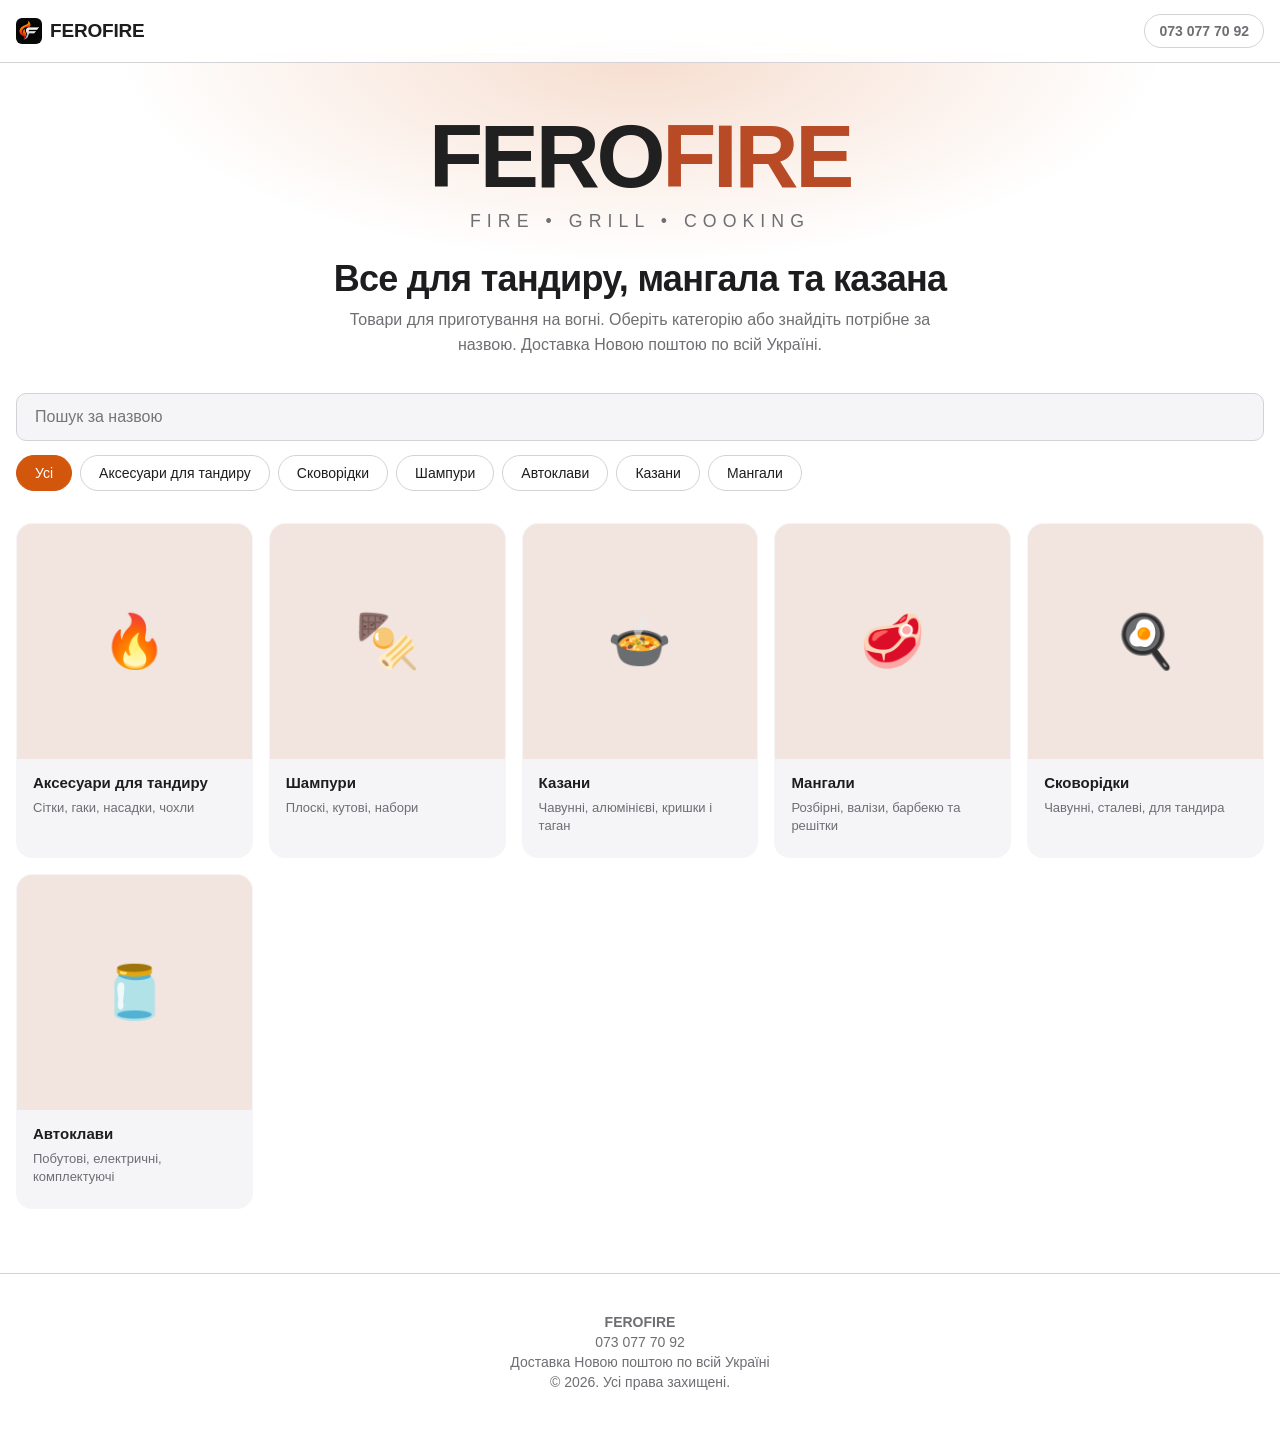
<file: index.html>
<!DOCTYPE html>
<html lang="uk">
<head>
<meta charset="UTF-8">
<meta name="viewport" content="width=device-width, initial-scale=1, viewport-fit=cover">
<title>Все для тандиру, мангала та казана — купити в Україні | FEROFIRE</title>
<meta name="description" content="Аксесуари для тандиру, сковорідки, шампури, автоклави, казани та мангали. Доставка Новою поштою по всій Україні.">
<!-- TODO: впишите свой настоящий домен -->
<link rel="canonical" href="https://your-domain.example/">
<meta property="og:type" content="website">
<meta property="og:site_name" content="FEROFIRE">
<meta property="og:title" content="Все для тандиру, мангала та казана — FEROFIRE">
<meta property="og:description" content="Каталог товарів для приготування на вогні. Доставка по всій Україні.">
<meta property="og:locale" content="uk_UA">
<link rel="icon" type="image/png" sizes="64x64" href="[data-uri]">
<script type="application/ld+json">
{"@context": "https://schema.org", "@type": "ItemList", "name": "Каталог FEROFIRE", "itemListElement": [{"@type": "ListItem", "position": 1, "name": "Аксесуари для тандиру", "url": "https://your-domain.example/tandyr/"}, {"@type": "ListItem", "position": 2, "name": "Шампури", "url": "https://your-domain.example/shampury/"}, {"@type": "ListItem", "position": 3, "name": "Казани", "url": "https://your-domain.example/kazany/"}, {"@type": "ListItem", "position": 4, "name": "Мангали", "url": "https://your-domain.example/mangaly/"}, {"@type": "ListItem", "position": 5, "name": "Сковорідки", "url": "https://your-domain.example/skovorody/"}, {"@type": "ListItem", "position": 6, "name": "Автоклави", "url": "https://your-domain.example/avtoklavy/"}]}
</script>
<!-- АНАЛИТИКА: вставьте сюда код Google Analytics / Meta Pixel -->
<link rel="stylesheet" href="style.css">
</head>
<body>
<header><div class="nav">
<a class="brand" href="./"><img src="favicon/favicon-48.png" alt="" width="26" height="26" style="border-radius:6px">FEROFIRE</a>
<a class="tel" href="tel:+380730777092">073 077 70 92</a>
</div></header>

<main class="wrap">
<section class="hero">
<svg class="logo" viewBox="200 100 1200 290" role="img" aria-label="FEROFIRE — fire, grill, cooking"><g font-family="Arial,Helvetica,sans-serif" font-weight="700" text-anchor="middle"><text x="800" y="280" font-size="190" letter-spacing="-7"><tspan class="a">FERO</tspan><tspan class="b">FIRE</tspan></text><text class="t" x="800" y="365" font-size="38" letter-spacing="13" font-weight="500">FIRE  •  GRILL  •  COOKING</text></g></svg>
<h1>Все для тандиру, мангала та казана</h1>
<p class="lead">Товари для приготування на вогні. Оберіть категорію або знайдіть потрібне за назвою. Доставка Новою поштою по всій Україні.</p>
</section>

<div class="tools">
<input class="search" id="q" type="search" placeholder="Пошук за назвою" aria-label="Пошук за назвою">
<div class="chips" id="chips">
<button class="chip" data-cat="all" aria-pressed="true">Усі</button>
<button class="chip" data-cat="tandyr" aria-pressed="false">Аксесуари для тандиру</button>
<button class="chip" data-cat="pan" aria-pressed="false">Сковорідки</button>
<button class="chip" data-cat="skewer" aria-pressed="false">Шампури</button>
<button class="chip" data-cat="autoclave" aria-pressed="false">Автоклави</button>
<button class="chip" data-cat="kazan" aria-pressed="false">Казани</button>
<button class="chip" data-cat="mangal" aria-pressed="false">Мангали</button>
</div>
</div>

<!--
ШАБЛОН НОВОЙ КАРТОЧКИ: скопируйте блок <li>, поменяйте data-cat, ссылку, название.
Описание можно оставить пустым: <p class="desc"></p> — тогда оно не покажется.
Вместо <div class="ph"> вставьте фото:
<img src="img/name.jpg" alt="Название товара" width="600" height="600" loading="lazy">
-->
<ul class="grid" id="grid">
<li data-cat="tandyr"><a class="card" href="tandyr/"><div class="ph" aria-hidden="true">🔥</div><div class="body"><h2 class="name">Аксесуари для тандиру</h2><p class="desc">Сітки, гаки, насадки, чохли</p></div></a></li>
<li data-cat="skewer"><a class="card" href="shampury/"><div class="ph" aria-hidden="true">🍢</div><div class="body"><h2 class="name">Шампури</h2><p class="desc">Плоскі, кутові, набори</p></div></a></li>
<li data-cat="kazan"><a class="card" href="kazany/"><div class="ph" aria-hidden="true">🍲</div><div class="body"><h2 class="name">Казани</h2><p class="desc">Чавунні, алюмінієві, кришки і таган</p></div></a></li>
<li data-cat="mangal"><a class="card" href="mangaly/"><div class="ph" aria-hidden="true">🥩</div><div class="body"><h2 class="name">Мангали</h2><p class="desc">Розбірні, валізи, барбекю та решітки</p></div></a></li>
<li data-cat="pan"><a class="card" href="skovorody/"><div class="ph" aria-hidden="true">🍳</div><div class="body"><h2 class="name">Сковорідки</h2><p class="desc">Чавунні, сталеві, для тандира</p></div></a></li>
<li data-cat="autoclave"><a class="card" href="avtoklavy/"><div class="ph" aria-hidden="true">🫙</div><div class="body"><h2 class="name">Автоклави</h2><p class="desc">Побутові, електричні, комплектуючі</p></div></a></li>
</ul>
<p class="none" id="none">Нічого не знайдено. Спробуйте інший запит.</p>
</main>

<footer>
<p><strong>FEROFIRE</strong></p>
<p><a href="tel:+380730777092">073 077 70 92</a></p>
<p>Доставка Новою поштою по всій Україні</p>
<p>© <span id="y"></span>. Усі права захищені.</p>
</footer>

<script>
(function(){
var cat="all",items=[].slice.call(document.querySelectorAll("#grid li")),q=document.getElementById("q"),none=document.getElementById("none"),chips=[].slice.call(document.querySelectorAll(".chip"));
document.getElementById("y").textContent=new Date().getFullYear();
function apply(){
var s=q.value.trim().toLowerCase(),n=0;
items.forEach(function(li){
var ok=(cat==="all"||li.dataset.cat===cat)&&li.textContent.toLowerCase().indexOf(s)>-1;
li.hidden=!ok;if(ok)n++;
});
none.style.display=n?"none":"block";
}
chips.forEach(function(c){c.addEventListener("click",function(){
cat=c.dataset.cat;
chips.forEach(function(x){x.setAttribute("aria-pressed",x===c?"true":"false")});
apply();
})});
q.addEventListener("input",apply);
})();
</script>
</body>
</html>
</file>
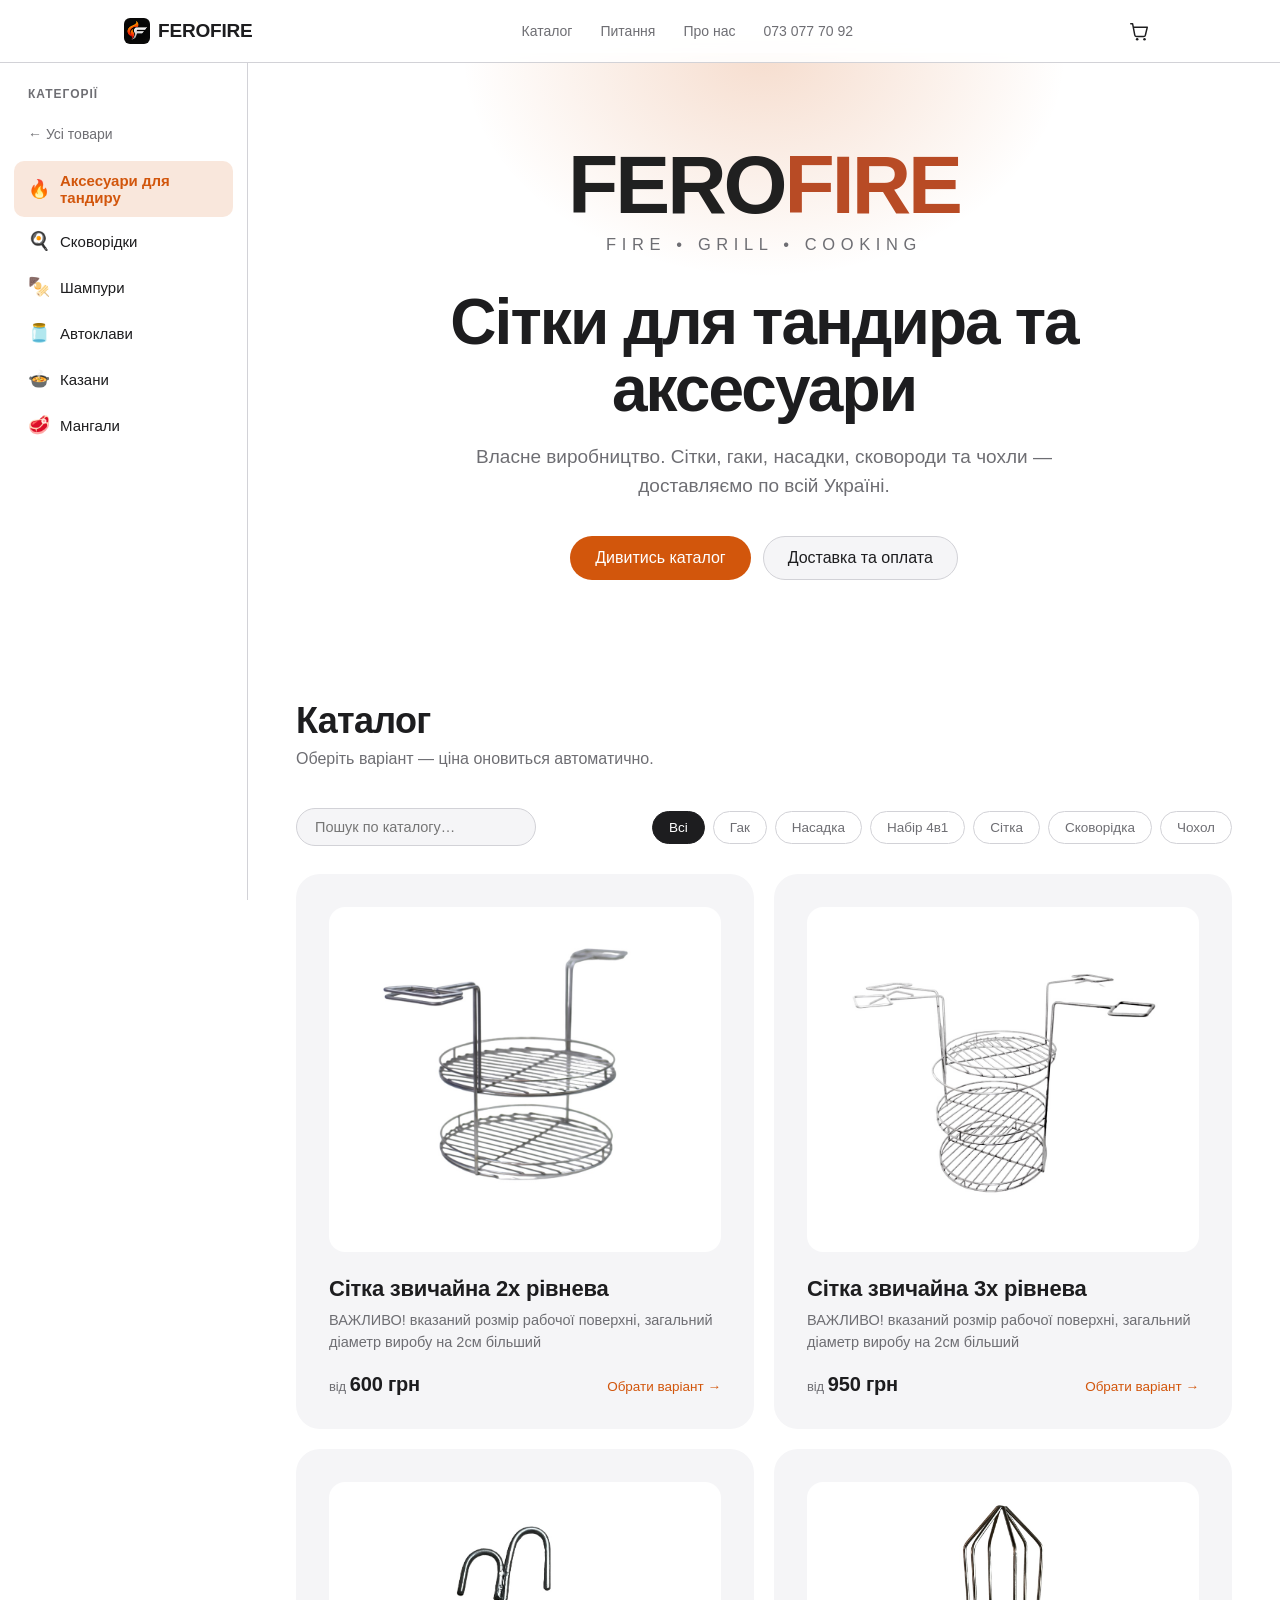
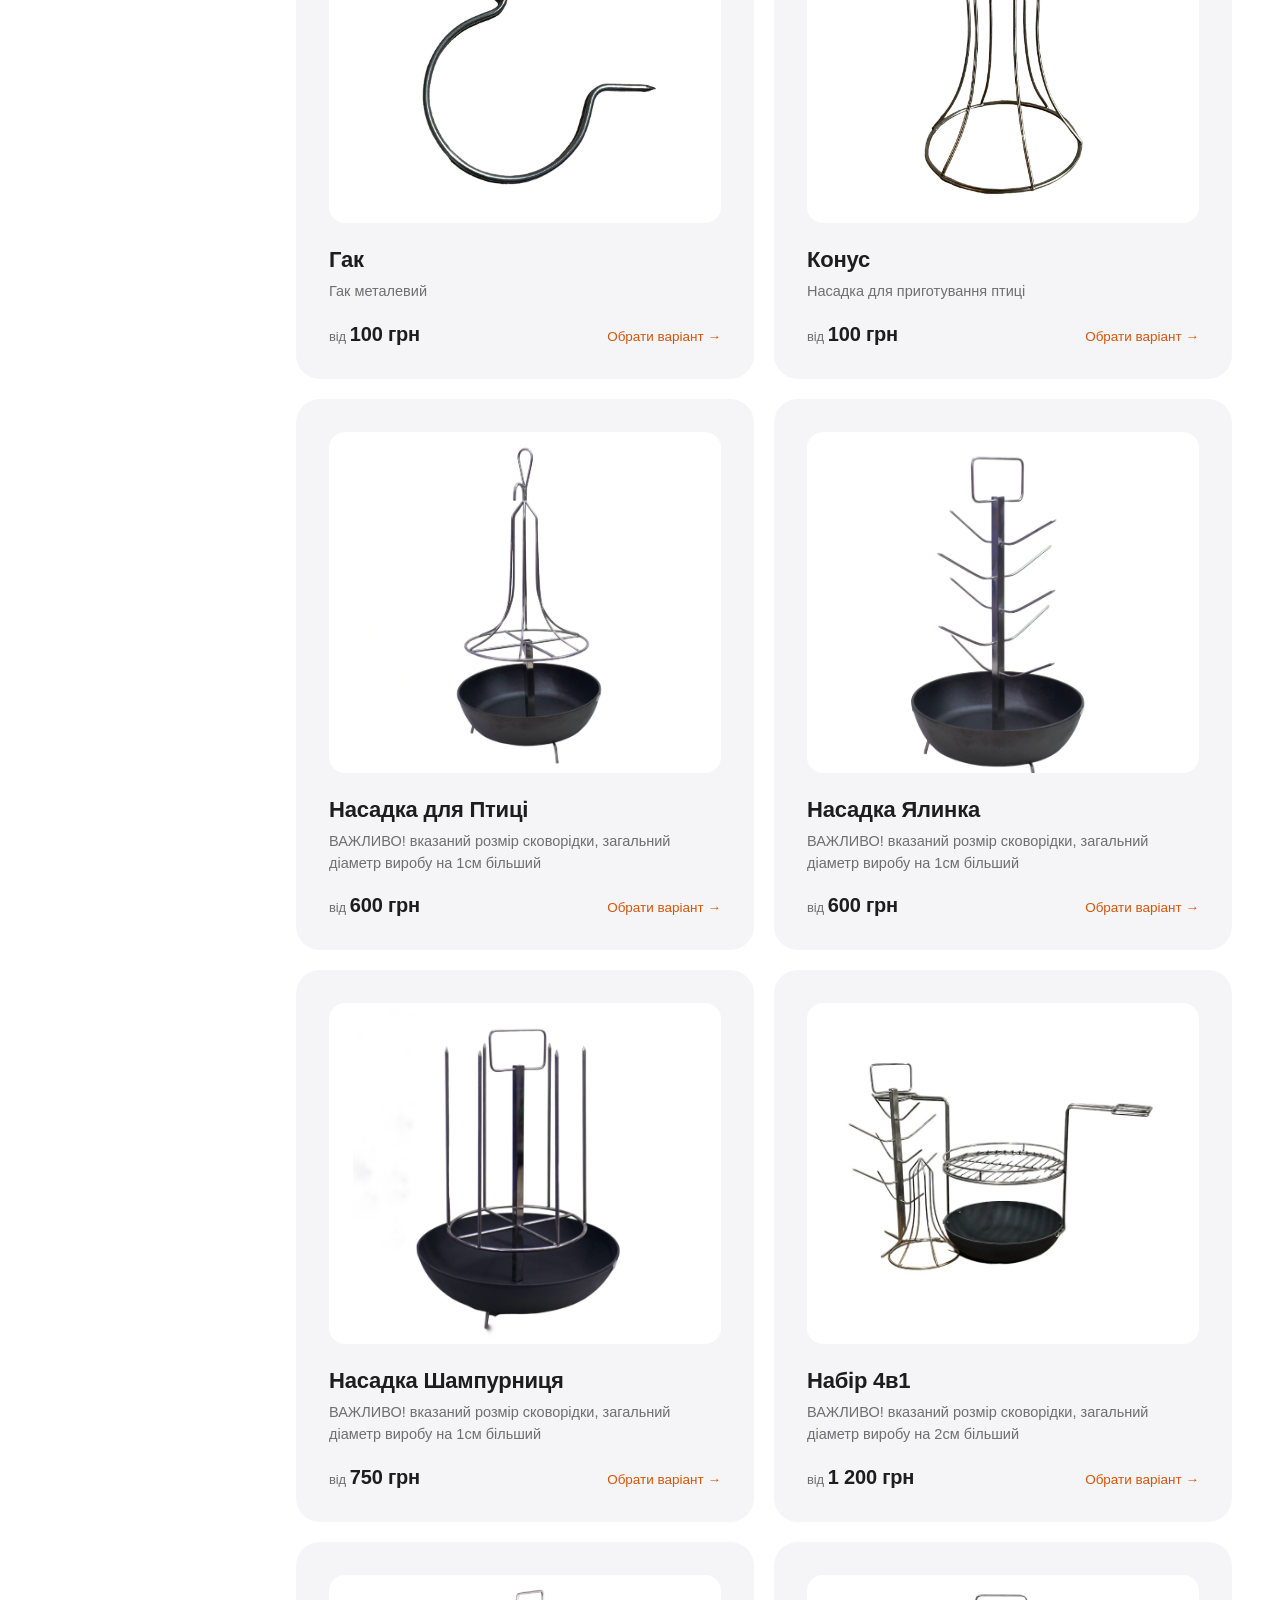
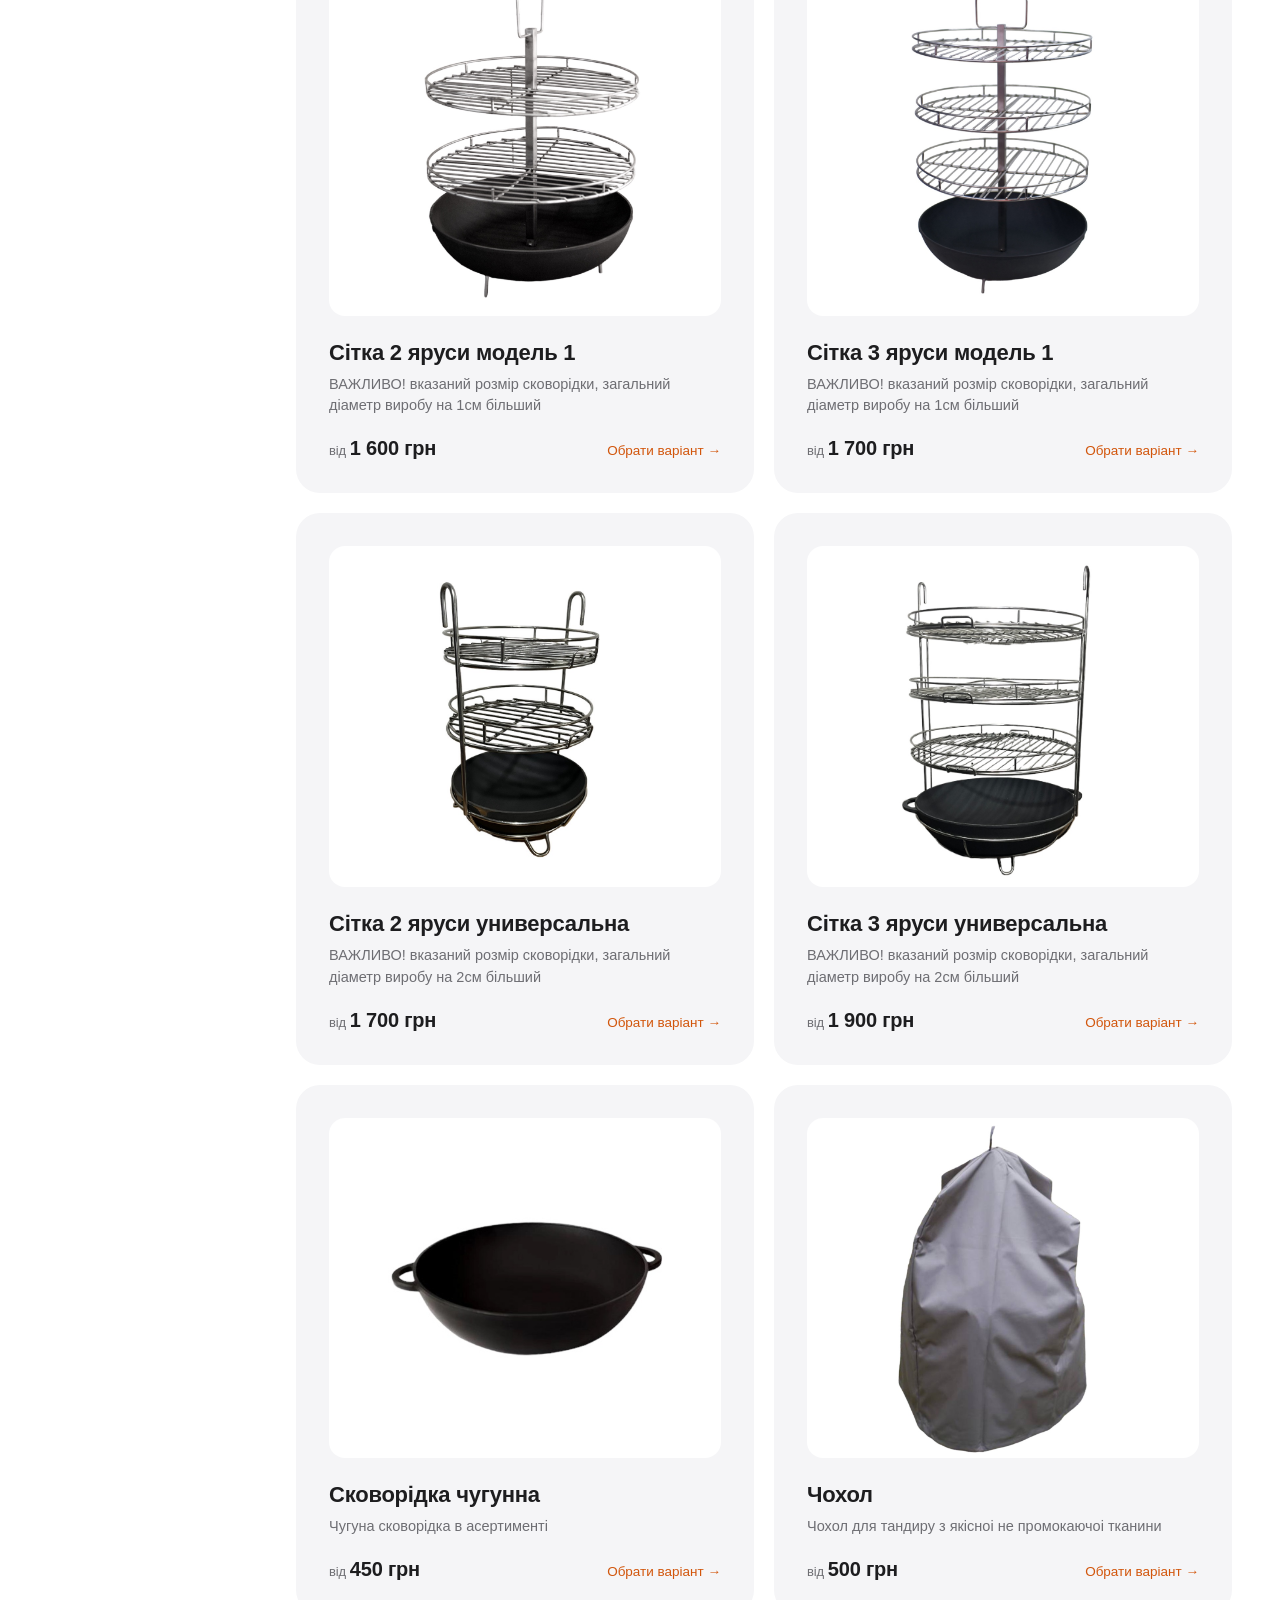
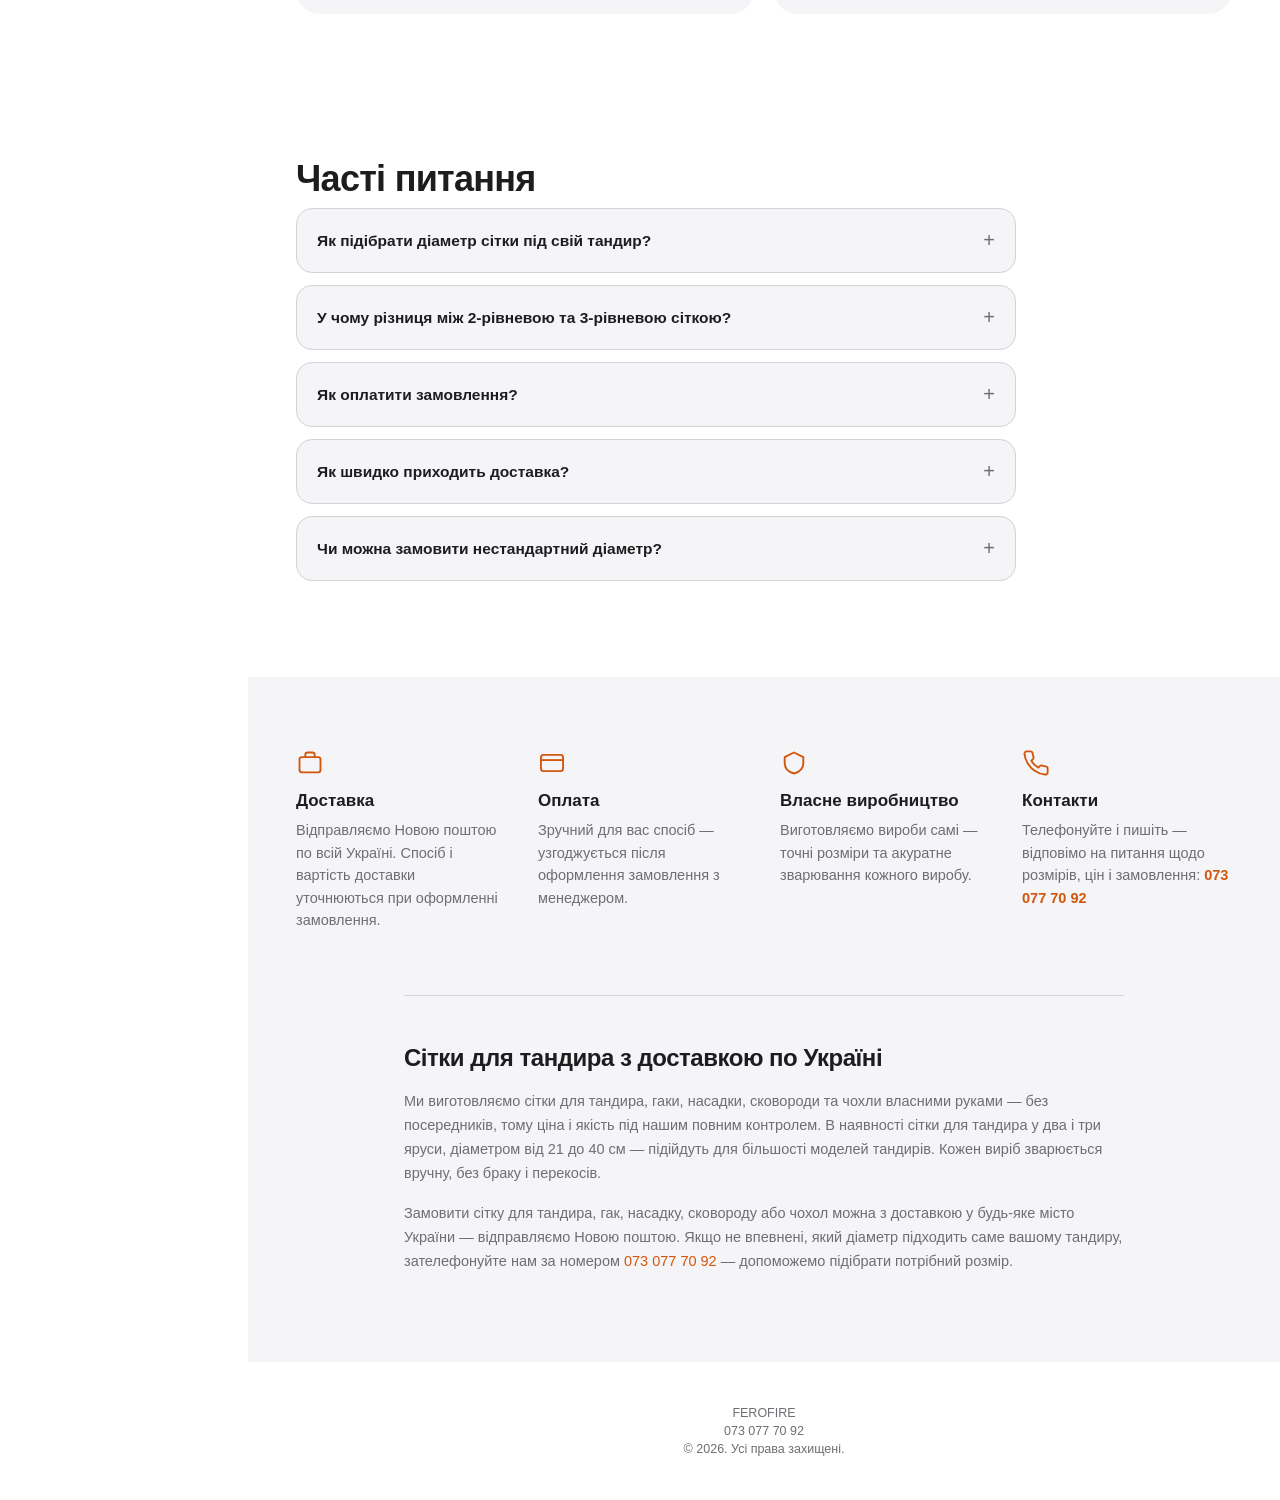
<file: tandyr/index.html>
<!DOCTYPE html>
<html lang="uk">
<head>
<meta charset="UTF-8">
<meta name="viewport" content="width=device-width, initial-scale=1, viewport-fit=cover">
<title>Сітки для тандира купити в Україні — FEROFIRE | сітки, гаки, насадки</title>
<meta name="description" content="Сітки для тандира власного виробництва, гаки, насадки, сковороди та чохли. Доставка Новою поштою по всій Україні.">
<meta name="keywords" content="сітка для тандира, сітка для тандира купити, сітка для тандира ціна, гак для тандира, насадка для тандира, сковорода для тандира, чохол для тандира">
<!-- TODO: замініть на ваш справжній домен після купівлі/підключення -->
<link rel="canonical" href="https://your-domain.example/tandyr/">

<meta property="og:type" content="website">
<meta property="og:site_name" content="FEROFIRE">
<meta property="og:title" content="Сітки для тандира купити в Україні — FEROFIRE">
<meta property="og:description" content="Сітки для тандира власного виробництва, гаки, насадки, сковороди та чохли. Доставка по всій Україні.">
<meta property="og:locale" content="uk_UA">

<meta name="twitter:card" content="summary">
<meta name="twitter:title" content="Сітки для тандира купити в Україні — FEROFIRE">
<meta name="twitter:description" content="Сітки для тандира власного виробництва, гаки, насадки, сковороди та чохли. Доставка по всій Україні.">

<link rel="icon" href="../favicon.ico" sizes="any">
<link rel="icon" type="image/png" sizes="32x32" href="../favicon/favicon-32.png">
<link rel="icon" type="image/png" sizes="48x48" href="../favicon/favicon-48.png">
<link rel="apple-touch-icon" href="../favicon/favicon-180.png">

<link rel="stylesheet" href="css/style.css">
<link rel="stylesheet" href="../shared/nav.css">
</head>
<body>

<header class="nav">
  <div class="nav-inner">
    <div class="brand">
      <img class="brand-logo" src="../favicon/favicon-48.png" alt="" width="26" height="26">
      <span id="brand-name">FEROFIRE</span>
    </div>
    <nav class="nav-links">
      <a href="#catalog">Каталог</a>
      <a href="#faq">Питання</a>
      <a href="#about">Про нас</a>
      <a href="tel:+380730777092" id="nav-phone">073 077 70 92</a>
    </nav>
    <button class="cart-btn" id="cart-toggle" aria-label="Кошик">
      <svg width="22" height="22" viewBox="0 0 24 24" fill="none" aria-hidden="true">
        <path d="M3 4h2l2.4 12.4a2 2 0 0 0 2 1.6h7.6a2 2 0 0 0 2-1.6L21 8H6" stroke="currentColor" stroke-width="1.6" stroke-linecap="round" stroke-linejoin="round"/>
        <circle cx="10" cy="21" r="1.4" fill="currentColor"/>
        <circle cx="18" cy="21" r="1.4" fill="currentColor"/>
      </svg>
      <span class="cart-count" id="cart-count" style="display:none">0</span>
    </button>
  </div>
</header>

<main>
  <section class="hero">
    <svg class="hero-logo logo" viewBox="200 100 1200 290" role="img" aria-label="FEROFIRE — fire, grill, cooking"><g font-family="Arial,Helvetica,sans-serif" font-weight="700" text-anchor="middle"><text x="800" y="280" font-size="190" letter-spacing="-7"><tspan class="a">FERO</tspan><tspan class="b">FIRE</tspan></text><text class="t" x="800" y="365" font-size="38" letter-spacing="13" font-weight="500">FIRE  •  GRILL  •  COOKING</text></g></svg>
    <h1 class="hero-title">Сітки для тандира та аксесуари</h1>
    <p class="hero-sub">Власне виробництво. Сітки, гаки, насадки, сковороди та чохли — доставляємо по всій Україні.</p>
    <div class="hero-cta">
      <a href="#catalog" class="btn btn-primary">Дивитись каталог</a>
      <a href="#about" class="btn btn-secondary">Доставка та оплата</a>
    </div>
  </section>

  <section class="catalog" id="catalog">
    <div class="wrap">
      <h2 class="section-title">Каталог</h2>
      <p class="section-sub">Оберіть варіант — ціна оновиться автоматично.</p>

      <div class="catalog-controls">
        <input type="search" id="catalog-search" class="catalog-search" placeholder="Пошук по каталогу…" aria-label="Пошук по каталогу">
        <!-- Кнопки категорій підставляються скриптом з data/products.json —
             додасте нову категорію у товарі, кнопка з'явиться сама -->
        <div class="catalog-filters" id="catalog-filters" role="group" aria-label="Фільтр за категорією"></div>
      </div>

      <p class="catalog-empty" id="catalog-empty" hidden>Нічого не знайдено. Спробуйте інший запит або категорію.</p>

      <div class="products" id="products-root">
        <!-- Статичні картки: продубльовані з data/products.json (id 7 та 8), щоб
             пошукові роботи бачили реальний текст товару одразу в HTML, без виконання JS.
             Якщо змінюєте ці товари в products.json — поправте текст і тут теж. -->
        <div class="product-card" role="button" tabindex="0" data-product-id="7" data-category="Сітка" id="static-card-7">
          <div class="product-visual">
            <img src="img/2x.jpg" alt="Сітка звичайна 2х рівнева" loading="lazy" onerror="window.__categoryIcon&&(this.parentElement.innerHTML=window.__categoryIcon('Сітка'))">
          </div>
          <h3 class="product-name">Сітка звичайна 2х рівнева</h3>
          <p class="product-teaser">ВАЖЛИВО! вказаний розмір рабочої поверхні, загальний діаметр виробу на 2см більший</p>
          <div class="product-price-range">
            <span class="price-from"><span class="from-label">від</span>600 грн</span>
            <span class="open-hint">Обрати варіант →</span>
          </div>
        </div>

        <div class="product-card" role="button" tabindex="0" data-product-id="8" data-category="Сітка" id="static-card-8">
          <div class="product-visual">
            <img src="img/3x.jpg" alt="Сітка звичайна 3х рівнева" loading="lazy" onerror="window.__categoryIcon&&(this.parentElement.innerHTML=window.__categoryIcon('Сітка'))">
          </div>
          <h3 class="product-name">Сітка звичайна 3х рівнева</h3>
          <p class="product-teaser">ВАЖЛИВО! вказаний розмір рабочої поверхні, загальний діаметр виробу на 2см більший</p>
          <div class="product-price-range">
            <span class="price-from"><span class="from-label">від</span>950 грн</span>
            <span class="open-hint">Обрати варіант →</span>
          </div>
        </div>
      </div>
    </div>
  </section>

  <section class="faq" id="faq">
    <div class="wrap">
      <h2 class="section-title">Часті питання</h2>
      <div class="faq-list">
        <details class="faq-item">
          <summary>Як підібрати діаметр сітки під свій тандир?</summary>
          <p>Виміряйте внутрішній діаметр тандира на тому рівні, де буде стояти сітка — зазвичай трохи нижче горловини. Наші сітки йдуть діаметром від 21 до 40&nbsp;см з кроком 2 см, тому майже завжди можна підібрати точний розмір. Якщо сумніваєтесь — зателефонуйте нам, допоможемо визначити потрібний діаметр за фото або розмірами тандира.</p>
        </details>
        <details class="faq-item">
          <summary>У чому різниця між 2‑рівневою та 3‑рівневою сіткою?</summary>
          <p>2‑рівнева сітка компактніша і коштує дешевше — підходить для невеликих компаній. 3‑рівнева вміщує більше продуктів за один раз і зручна, якщо готуєте одразу кілька різних страв на різних ярусах.</p>
        </details>
        <details class="faq-item">
          <summary>Як оплатити замовлення?</summary>
          <p>Спосіб оплати узгоджується з менеджером після оформлення замовлення — підберемо зручний варіант.</p>
        </details>
        <details class="faq-item">
          <summary>Як швидко приходить доставка?</summary>
          <p>Відправляємо Новою поштою по всій Україні. Терміни доставки залежать від вашого міста — зазвичай 1–3 дні з моменту відправки.</p>
        </details>
        <details class="faq-item">
          <summary>Чи можна замовити нестандартний діаметр?</summary>
          <p>Зв'яжіться з нами по телефону — обговоримо можливість виготовлення під ваш розмір.</p>
        </details>
      </div>
    </div>
  </section>

  <script type="application/ld+json">
  {
    "@context": "https://schema.org",
    "@type": "FAQPage",
    "mainEntity": [
      {
        "@type": "Question",
        "name": "Як підібрати діаметр сітки під свій тандир?",
        "acceptedAnswer": {
          "@type": "Answer",
          "text": "Виміряйте внутрішній діаметр тандира на тому рівні, де буде стояти сітка — зазвичай трохи нижче горловини. Сітки йдуть діаметром від 21 до 40 см з кроком 2 см. Якщо сумніваєтесь — зателефонуйте, допоможемо визначити потрібний діаметр."
        }
      },
      {
        "@type": "Question",
        "name": "У чому різниця між 2-рівневою та 3-рівневою сіткою?",
        "acceptedAnswer": {
          "@type": "Answer",
          "text": "2-рівнева сітка компактніша і дешевша, підходить для невеликих компаній. 3-рівнева вміщує більше продуктів за один раз і зручна для приготування кількох страв одночасно."
        }
      },
      {
        "@type": "Question",
        "name": "Як оплатити замовлення?",
        "acceptedAnswer": {
          "@type": "Answer",
          "text": "Спосіб оплати узгоджується з менеджером після оформлення замовлення."
        }
      },
      {
        "@type": "Question",
        "name": "Як швидко приходить доставка?",
        "acceptedAnswer": {
          "@type": "Answer",
          "text": "Відправляємо Новою поштою по всій Україні, зазвичай 1-3 дні з моменту відправки."
        }
      },
      {
        "@type": "Question",
        "name": "Чи можна замовити нестандартний діаметр?",
        "acceptedAnswer": {
          "@type": "Answer",
          "text": "Зв'яжіться з нами по телефону, обговоримо можливість виготовлення під ваш розмір."
        }
      }
    ]
  }
  </script>

  <section class="about" id="about">
    <div class="wrap">
      <div class="about-grid">
        <div class="about-item">
          <svg class="about-icon" viewBox="0 0 24 24" fill="none" aria-hidden="true">
            <rect x="3" y="7" width="18" height="13" rx="2" stroke="currentColor" stroke-width="1.6"/>
            <path d="M8 7V5a2 2 0 0 1 2-2h4a2 2 0 0 1 2 2v2" stroke="currentColor" stroke-width="1.6"/>
          </svg>
          <h3>Доставка</h3>
          <p>Відправляємо Новою поштою по всій Україні. Спосіб і вартість доставки уточнюються при оформленні замовлення.</p>
        </div>
        <div class="about-item">
          <svg class="about-icon" viewBox="0 0 24 24" fill="none" aria-hidden="true">
            <rect x="2.5" y="5" width="19" height="14" rx="2.2" stroke="currentColor" stroke-width="1.6"/>
            <line x1="2.5" y1="9.5" x2="21.5" y2="9.5" stroke="currentColor" stroke-width="1.6"/>
          </svg>
          <h3>Оплата</h3>
          <p>Зручний для вас спосіб — узгоджується після оформлення замовлення з менеджером.</p>
        </div>
        <div class="about-item">
          <svg class="about-icon" viewBox="0 0 24 24" fill="none" aria-hidden="true">
            <path d="M12 3l8 4v5c0 5-3.5 7.8-8 9-4.5-1.2-8-4-8-9V7l8-4z" stroke="currentColor" stroke-width="1.6" stroke-linejoin="round"/>
          </svg>
          <h3>Власне виробництво</h3>
          <p>Виготовляємо вироби самі — точні розміри та акуратне зварювання кожного виробу.</p>
        </div>
        <div class="about-item">
          <svg class="about-icon" viewBox="0 0 24 24" fill="none" aria-hidden="true">
            <path d="M22 16.9v3a2 2 0 0 1-2.2 2 19.8 19.8 0 0 1-8.6-3.1 19.5 19.5 0 0 1-6-6A19.8 19.8 0 0 1 2.1 4.2 2 2 0 0 1 4.1 2h3a2 2 0 0 1 2 1.7c.1 1 .3 2 .7 2.9a2 2 0 0 1-.4 2.1L8 10a16 16 0 0 0 6 6l1.3-1.4a2 2 0 0 1 2.1-.4c.9.4 1.9.6 2.9.7a2 2 0 0 1 1.7 2.1z" stroke="currentColor" stroke-width="1.6" stroke-linejoin="round"/>
          </svg>
          <h3>Контакти</h3>
          <p>Телефонуйте і пишіть — відповімо на питання щодо розмірів, цін і замовлення: <a href="tel:+380730777092" style="color:var(--accent); font-weight:600;">073 077 70 92</a></p>
        </div>
      </div>

      <div class="seo-copy">
        <h2 class="section-title">Сітки для тандира з доставкою по Україні</h2>
        <p>Ми виготовляємо сітки для тандира, гаки, насадки, сковороди та чохли власними руками — без посередників, тому ціна і якість під нашим повним контролем. В наявності сітки для тандира у два і три яруси, діаметром від 21 до 40&nbsp;см — підійдуть для більшості моделей тандирів. Кожен виріб зварюється вручну, без браку і перекосів.</p>
        <p>Замовити сітку для тандира, гак, насадку, сковороду або чохол можна з доставкою у будь-яке місто України — відправляємо Новою поштою. Якщо не впевнені, який діаметр підходить саме вашому тандиру, зателефонуйте нам за номером <a href="tel:+380730777092">073 077 70 92</a> — допоможемо підібрати потрібний розмір.</p>
      </div>
    </div>
  </section>
</main>

<footer>
  <p id="footer-brand">FEROFIRE</p>
  <p><a href="tel:+380730777092" style="color:inherit">073 077 70 92</a></p>
  <p>© <span id="year"></span>. Усі права захищені.</p>
</footer>

<!-- Cart Drawer -->
<div class="overlay" id="overlay"></div>
<aside class="drawer" id="drawer" aria-label="Кошик">
  <div class="drawer-head">
    <h2>Кошик</h2>
    <button class="icon-btn" id="drawer-close" aria-label="Закрити">
      <svg width="20" height="20" viewBox="0 0 24 24" fill="none"><path d="M6 6l12 12M18 6L6 18" stroke="currentColor" stroke-width="1.8" stroke-linecap="round"/></svg>
    </button>
  </div>
  <div class="drawer-body" id="drawer-body"></div>
  <div class="drawer-foot" id="drawer-foot" style="display:none">
    <div class="total-row">
      <span class="label">Разом</span>
      <span class="value" id="cart-total">0 грн</span>
    </div>
    <button class="btn btn-primary" id="checkout-btn">Оформити замовлення</button>
  </div>
</aside>

<!-- Product Detail Modal -->
<div class="modal-overlay" id="product-modal-overlay">
  <div class="modal modal-product" role="dialog" aria-modal="true" aria-labelledby="product-modal-title">
    <div class="modal-head">
      <h2 id="product-modal-title">Товар</h2>
      <button class="icon-btn" id="product-modal-close" aria-label="Закрити">
        <svg width="20" height="20" viewBox="0 0 24 24" fill="none"><path d="M6 6l12 12M18 6L6 18" stroke="currentColor" stroke-width="1.8" stroke-linecap="round"/></svg>
      </button>
    </div>
    <div class="modal-body" id="product-modal-body"></div>
  </div>
</div>

<!-- Checkout Modal -->
<div class="modal-overlay" id="modal-overlay">
  <div class="modal" role="dialog" aria-modal="true" aria-labelledby="modal-title">
    <div class="modal-head">
      <h2 id="modal-title">Оформлення замовлення</h2>
      <button class="icon-btn" id="modal-close" aria-label="Закрити">
        <svg width="20" height="20" viewBox="0 0 24 24" fill="none"><path d="M6 6l12 12M18 6L6 18" stroke="currentColor" stroke-width="1.8" stroke-linecap="round"/></svg>
      </button>
    </div>
    <div class="modal-body" id="modal-body"></div>
  </div>
</div>

<script src="js/main.js" defer></script>
<script src="../shared/nav.js" defer></script>
</body>
</html>
</file>
<file: style.css>
/* =====================================================================
   FEROFIRE — style.css
   Все стили витрины. Для кастомизации обычно хватает раздела 1:
   меняйте цвета, скругления, ширину страницы и количество колонок.
   ===================================================================== */


/* ---------------------------------------------------------------------
   1. ПЕРЕМЕННЫЕ (светлая тема по умолчанию)
   --------------------------------------------------------------------- */
:root {
  /* Цвета */
  --bg: #ffffff;             /* фон страницы */
  --bg2: #f5f5f7;            /* фон карточек, поиска */
  --text: #1d1d1f;           /* основной текст */
  --text2: #6e6e73;          /* второстепенный текст */
  --accent: #d2560c;         /* фирменный оранжевый (кнопки, hover, акценты) */
  --accent-text: #ffffff;    /* текст на акцентном фоне */
  --line: #d2d2d7;           /* линии и границы */

  /* Логотип */
  --logo-dark: #202020;      /* часть FERO */
  --logo-fire: #b84b25;      /* часть FIRE */

  /* Форма и тени */
  --r-s: 10px;               /* малое скругление (поиск) */
  --r-m: 16px;               /* скругление карточек */
  --shadow: 0 12px 32px rgba(0, 0, 0, .12);

  /* Сетка */
  --page-max: 1500px;        /* максимальная ширина страницы */
  --gap: 12px;               /* расстояние между карточками */
  --cols: 2;                 /* колонок на телефоне (на больших экранах см. раздел 6) */

  /* Шрифт */
  --font: -apple-system, BlinkMacSystemFont, "SF Pro Text", "Segoe UI", Roboto, Helvetica, Arial, sans-serif;

  /* Системное: отступы под «чёлку» телефонов */
  box-sizing: border-box;
  padding-top: env(safe-area-inset-top, 0px);
  padding-bottom: env(safe-area-inset-bottom, 0px);
}

html { scroll-padding-top: env(safe-area-inset-top, 0px); }


/* ---------------------------------------------------------------------
   2. ТЁМНАЯ ТЕМА
   Включается автоматически по настройкам устройства.
   Принудительно: <html data-theme="dark"> или data-theme="light".
   --------------------------------------------------------------------- */
@media (prefers-color-scheme: dark) {
  :root:not([data-theme="light"]) {
    --bg: #000000;
    --bg2: #1c1c1e;
    --text: #f5f5f7;
    --text2: #98989d;
    --accent: #ff6b35;
    --accent-text: #1d1d1f;
    --line: #38383a;
    --logo-dark: #f5f5f7;
    --logo-fire: #ff6b35;
    --shadow: 0 12px 32px rgba(0, 0, 0, .65);
  }
}

:root[data-theme="dark"] {
  --bg: #000000;
  --bg2: #1c1c1e;
  --text: #f5f5f7;
  --text2: #98989d;
  --accent: #ff6b35;
  --accent-text: #1d1d1f;
  --line: #38383a;
  --logo-dark: #f5f5f7;
  --logo-fire: #ff6b35;
  --shadow: 0 12px 32px rgba(0, 0, 0, .65);
}


/* ---------------------------------------------------------------------
   3. БАЗА
   --------------------------------------------------------------------- */
* { box-sizing: border-box; }

body {
  margin: 0;
  background: var(--bg);
  color: var(--text);
  font-family: var(--font);
  -webkit-font-smoothing: antialiased;
  overflow-x: hidden;
}

a { color: inherit; text-decoration: none; }
img { max-width: 100%; display: block; }
[hidden] { display: none !important; }

:focus-visible { outline: 2px solid var(--accent); outline-offset: 3px; }

.wrap { max-width: var(--page-max); margin: 0 auto; padding: 0 16px; }

/* Закрашивает область под «чёлкой» телефона, когда шапка прилипает */
body::before {
  content: "";
  position: fixed;
  inset: 0 0 auto;
  height: env(safe-area-inset-top, 0px);
  z-index: 11;
  background: var(--bg);
}


/* ---------------------------------------------------------------------
   4. ШАПКА
   --------------------------------------------------------------------- */
header {
  position: sticky;
  top: env(safe-area-inset-top, 0px);
  z-index: 10;
  background: color-mix(in srgb, var(--bg) 82%, transparent);
  backdrop-filter: blur(20px);
  -webkit-backdrop-filter: blur(20px);
  border-bottom: 1px solid var(--line);
}

.nav {
  display: flex;
  align-items: center;
  justify-content: space-between;
  max-width: var(--page-max);
  margin: 0 auto;
  padding: 14px 16px;
}

.brand {
  display: flex;
  align-items: center;
  gap: 8px;
  font-size: 19px;
  font-weight: 700;
  letter-spacing: -.01em;
}
.brand svg { width: 22px; height: 22px; }

.tel {
  font-size: 14px;
  font-weight: 600;
  color: var(--text2);
  padding: 8px 14px;
  border: 1px solid var(--line);
  border-radius: 999px;
  transition: color .2s, border-color .2s;
}
.tel:hover { color: var(--accent); border-color: var(--accent); }


/* ---------------------------------------------------------------------
   5. ГЛАВНЫЙ БЛОК (логотип, заголовок, поиск, категории)
   --------------------------------------------------------------------- */
.hero {
  position: relative;
  isolation: isolate;
  text-align: center;
  padding: 40px 0 8px;
}
/* Мягкое свечение огня за логотипом */
.hero::before {
  content: "";
  position: absolute;
  inset: -10px 0 auto;
  height: 300px;
  z-index: -1;
  pointer-events: none;
  background: radial-gradient(ellipse 60% 100% at 50% 0%,
              color-mix(in srgb, var(--accent) 20%, transparent), transparent 70%);
}

.logo { width: min(560px, 86%); height: auto; margin: 0 auto; }
.logo .a { fill: var(--logo-dark); }
.logo .b { fill: var(--logo-fire); }
.logo .t { fill: var(--text2); }

h1 {
  font-size: clamp(22px, 3.4vw, 36px);
  letter-spacing: -.02em;
  margin: 16px 0 8px;
  line-height: 1.15;
}

.lead { color: var(--text2); line-height: 1.55; max-width: 640px; margin: 0 auto 28px; }

.tools { display: flex; flex-direction: column; gap: 14px; margin-bottom: 28px; }

.search {
  width: 100%;
  padding: 14px 18px;
  border: 1px solid var(--line);
  border-radius: var(--r-s);
  background: var(--bg2);
  color: var(--text);
  font: inherit;
  font-size: 16px;          /* 16px — чтобы iPhone не приближал страницу при вводе */
  transition: border-color .2s, box-shadow .2s;
}
.search:focus {
  outline: none;
  border-color: var(--accent);
  box-shadow: 0 0 0 4px color-mix(in srgb, var(--accent) 22%, transparent);
}

.chips { display: flex; gap: 8px; overflow-x: auto; padding-bottom: 4px; scrollbar-width: none; }
.chips::-webkit-scrollbar { display: none; }

.chip {
  flex: none;
  padding: 9px 18px;
  border-radius: 999px;
  border: 1px solid var(--line);
  background: var(--bg);
  color: var(--text);
  font: inherit;
  font-size: 14px;
  font-weight: 500;
  cursor: pointer;
  transition: background .2s, color .2s, border-color .2s, transform .15s;
}
.chip:hover { border-color: var(--accent); }
.chip:active { transform: scale(.96); }
.chip[aria-pressed="true"] {
  background: var(--accent);
  border-color: var(--accent);
  color: var(--accent-text);
}


/* ---------------------------------------------------------------------
   6. ПЛИТКА ТОВАРОВ
   Количество колонок: телефон 2, планшет 3–4, компьютер 5–6.
   Хотите иначе — меняйте числа в --cols.
   --------------------------------------------------------------------- */
.grid {
  list-style: none;
  margin: 0;
  padding: 0;
  display: grid;
  gap: var(--gap);
  grid-template-columns: repeat(var(--cols), 1fr);
}
@media (min-width: 640px)  { :root { --cols: 3; --gap: 16px; } }
@media (min-width: 900px)  { :root { --cols: 4; } }
@media (min-width: 1200px) { :root { --cols: 5; } }
@media (min-width: 1500px) { :root { --cols: 6; } }


/* ---------------------------------------------------------------------
   7. КАРТОЧКА ТОВАРА
   --------------------------------------------------------------------- */
.card {
  display: flex;
  flex-direction: column;
  height: 100%;
  overflow: hidden;
  background: var(--bg2);
  border: 1px solid transparent;
  border-radius: var(--r-m);
  transition: transform .25s ease, box-shadow .25s ease, border-color .25s ease;
}
.card:hover {
  transform: translateY(-5px);
  box-shadow: var(--shadow);
  border-color: color-mix(in srgb, var(--accent) 55%, transparent);
}
/* Оранжевая полоска, выезжающая снизу при наведении */
.card::after {
  content: "";
  height: 3px;
  background: var(--accent);
  transform: scaleX(0);
  transform-origin: left;
  transition: transform .3s ease;
}
.card:hover::after { transform: scaleX(1); }

/* Заглушка вместо фото (эмодзи) */
.ph {
  aspect-ratio: 1 / 1;
  display: flex;
  align-items: center;
  justify-content: center;
  font-size: 52px;
  background: color-mix(in srgb, var(--accent) 10%, var(--bg2));
}
/* Реальное фото товара */
.card img { aspect-ratio: 1 / 1; width: 100%; object-fit: cover; }

.body { flex: 1; padding: 14px 16px 18px; }
.name { margin: 0; font-size: 15px; font-weight: 600; line-height: 1.3; }
.desc { margin: 6px 0 0; font-size: 13px; line-height: 1.45; color: var(--text2); }
.desc:empty { display: none; }          /* пустое описание не показывается */

.none { display: none; text-align: center; color: var(--text2); padding: 56px 0; }


/* ---------------------------------------------------------------------
   8. ПОДВАЛ
   --------------------------------------------------------------------- */
footer {
  margin-top: 64px;
  padding: 36px 16px;
  border-top: 1px solid var(--line);
  text-align: center;
  font-size: 14px;
  color: var(--text2);
}
footer p { margin: 4px 0; }
footer a { transition: color .2s; }
footer a:hover { color: var(--accent); }


/* ---------------------------------------------------------------------
   9. АНИМАЦИЯ ПОЯВЛЕНИЯ КАРТОЧЕК
   Отключается, если у человека включено «уменьшить движение».
   --------------------------------------------------------------------- */
@keyframes rise {
  from { opacity: 0; transform: translateY(14px); }
  to   { opacity: 1; transform: none; }
}
.grid li { animation: rise .5s ease both; }

@media (prefers-reduced-motion: reduce) {
  .grid li { animation: none; }
  .card, .card::after, .chip { transition: none; }
}
</file>
<file: tandyr/css/style.css>
:root {
    --bg: #ffffff;
    --bg-secondary: #f5f5f7;
    --bg-elevated: #ffffff;
    --text: #1d1d1f;
    --text-secondary: #6e6e73;
    --accent: #d2560c;
    --accent-text: #ffffff;
    --line: #d2d2d7;
    --danger: #c0392b;
    --radius-s: 10px;
    --radius-m: 16px;
    --radius-l: 24px;
    --safe-t: env(safe-area-inset-top, 0px);
    --safe-b: env(safe-area-inset-bottom, 0px);
  }

  @media (prefers-color-scheme: dark) {
    :root:not([data-theme="light"]) {
      --bg: #000000;
      --bg-secondary: #1c1c1e;
      --bg-elevated: #1c1c1e;
      --text: #f5f5f7;
      --text-secondary: #98989d;
      --accent: #ff6b35;
      --accent-text: #1d1d1f;
      --line: #38383a;
    }
  }
  :root[data-theme="dark"] {
    --bg: #000000;
    --bg-secondary: #1c1c1e;
    --bg-elevated: #1c1c1e;
    --text: #f5f5f7;
    --text-secondary: #98989d;
    --accent: #ff6b35;
    --accent-text: #1d1d1f;
    --line: #38383a;
  }

  * { box-sizing: border-box; }
  html {
    scroll-padding-top: calc(72px + var(--safe-t));
    scroll-behavior: smooth;
  }
  html, body {
    height: 100%;
    margin: 0;
  }
  body {
    background: var(--bg);
    color: var(--text);
    font-family: -apple-system, BlinkMacSystemFont, "SF Pro Text", "Segoe UI", Roboto, Helvetica, Arial, sans-serif;
    -webkit-font-smoothing: antialiased;
    padding-top: var(--safe-t);
    padding-bottom: var(--safe-b);
    overflow-x: hidden;
  }
  img, svg { max-width: 100%; display: block; }
  a { color: inherit; text-decoration: none; }
  button { font-family: inherit; }

  .wrap {
    max-width: 1080px;
    margin: 0 auto;
    padding: 0 24px;
  }

  /* ---------- Nav ---------- */
  header.nav {
    position: sticky;
    top: 0;
    z-index: 40;
    background: color-mix(in srgb, var(--bg) 82%, transparent);
    backdrop-filter: blur(20px);
    -webkit-backdrop-filter: blur(20px);
    border-bottom: 1px solid var(--line);
    padding-top: var(--safe-t);
  }
  .nav-inner {
    max-width: 1080px;
    margin: 0 auto;
    padding: 14px 24px;
    display: flex;
    align-items: center;
    justify-content: space-between;
  }
  .brand {
    font-size: 19px;
    font-weight: 600;
    letter-spacing: -0.01em;
    display: flex;
    align-items: center;
    gap: 8px;
  }
  .brand-mark {
    width: 22px; height: 22px;
    flex: none;
  }
  .nav-links {
    display: flex;
    align-items: center;
    gap: 28px;
  }
  .nav-links a {
    font-size: 14px;
    color: var(--text-secondary);
    font-weight: 500;
  }
  .nav-links a:hover { color: var(--text); }
  @media (max-width: 560px) {
    #nav-phone { display: none; }
  }
  .cart-btn {
    position: relative;
    background: none;
    border: none;
    cursor: pointer;
    color: var(--text);
    padding: 6px;
    display: flex;
    align-items: center;
  }
  .cart-count {
    position: absolute;
    top: -2px; right: -2px;
    background: var(--accent);
    color: var(--accent-text);
    font-size: 11px;
    font-weight: 700;
    min-width: 16px;
    height: 16px;
    border-radius: 8px;
    display: flex;
    align-items: center;
    justify-content: center;
    padding: 0 4px;
  }

  /* ---------- Hero ---------- */
  .hero {
    padding: 96px 24px 72px;
    text-align: center;
    max-width: 720px;
    margin: 0 auto;
  }
  .hero-mark {
    width: 148px;
    margin: 0 auto 40px;
    animation: spin 60s linear infinite;
  }
  @media (prefers-reduced-motion: reduce) {
    .hero-mark { animation: none; }
  }
  @keyframes spin {
    from { transform: rotate(0deg); }
    to { transform: rotate(360deg); }
  }
  h1.hero-title {
    font-size: clamp(40px, 6vw, 64px);
    font-weight: 700;
    letter-spacing: -0.03em;
    line-height: 1.05;
    margin: 0 0 20px;
  }
  .hero-sub {
    font-size: 19px;
    color: var(--text-secondary);
    line-height: 1.5;
    margin: 0 0 36px;
  }
  .hero-cta {
    display: inline-flex;
    gap: 12px;
  }
  .btn {
    display: inline-flex;
    align-items: center;
    justify-content: center;
    gap: 8px;
    padding: 12px 24px;
    border-radius: 980px;
    font-size: 16px;
    font-weight: 500;
    border: 1px solid transparent;
    cursor: pointer;
    transition: transform .15s ease, background .15s ease, opacity .15s ease;
  }
  .btn:active { transform: scale(0.97); }
  .btn-primary {
    background: var(--accent);
    color: var(--accent-text);
  }
  .btn-primary:hover { opacity: 0.88; }
  .btn-secondary {
    background: var(--bg-secondary);
    color: var(--text);
    border-color: var(--line);
  }
  .btn-secondary:hover { background: var(--line); }

  /* ---------- Catalog ---------- */
  .section-title {
    font-size: clamp(28px, 4vw, 36px);
    font-weight: 700;
    letter-spacing: -0.02em;
    margin: 0 0 8px;
  }
  .section-sub {
    color: var(--text-secondary);
    font-size: 16px;
    margin: 0 0 40px;
  }
  section.catalog { padding: 48px 24px 96px; }

  .catalog-controls {
    display: flex;
    flex-direction: column;
    gap: 16px;
    margin-bottom: 28px;
  }
  @media (min-width: 640px) {
    .catalog-controls { flex-direction: row; align-items: center; justify-content: space-between; }
  }
  .catalog-search {
    border: 1px solid var(--line);
    background: var(--bg-secondary);
    border-radius: 980px;
    padding: 10px 18px;
    font-size: 14.5px;
    color: var(--text);
    font-family: inherit;
    width: 100%;
  }
  @media (min-width: 640px) {
    .catalog-search { width: 240px; }
  }
  .catalog-search:focus { outline: 2px solid var(--accent); outline-offset: 1px; }
  .catalog-filters {
    display: flex;
    flex-wrap: wrap;
    gap: 8px;
  }
  .filter-pill {
    border: 1px solid var(--line);
    background: var(--bg);
    color: var(--text-secondary);
    border-radius: 980px;
    padding: 8px 16px;
    font-size: 13.5px;
    font-weight: 500;
    cursor: pointer;
    font-family: inherit;
  }
  .filter-pill:hover { border-color: var(--text-secondary); color: var(--text); }
  .filter-pill.active {
    background: var(--text);
    color: var(--bg);
    border-color: var(--text);
  }
  .catalog-empty {
    text-align: center;
    color: var(--text-secondary);
    font-size: 14.5px;
    padding: 40px 20px;
  }

  .products {
    display: grid;
    grid-template-columns: 1fr;
    gap: 20px;
  }
  @media (min-width: 760px) {
    .products { grid-template-columns: 1fr 1fr; }
  }

  /* ---------- FAQ ---------- */
  section.faq { padding: 48px 24px 96px; }
  .faq-list {
    max-width: 720px;
    display: flex;
    flex-direction: column;
    gap: 12px;
  }
  .faq-item {
    border: 1px solid var(--line);
    border-radius: var(--radius-m);
    padding: 4px 20px;
    background: var(--bg-secondary);
  }
  .faq-item summary {
    padding: 16px 0;
    font-size: 15.5px;
    font-weight: 600;
    cursor: pointer;
    list-style: none;
    display: flex;
    align-items: center;
    justify-content: space-between;
  }
  .faq-item summary::-webkit-details-marker { display: none; }
  .faq-item summary::after {
    content: "+";
    font-size: 20px;
    font-weight: 400;
    color: var(--text-secondary);
    margin-left: 12px;
    flex: none;
    transition: transform .2s ease;
  }
  .faq-item[open] summary::after { transform: rotate(45deg); }
  .faq-item p {
    font-size: 14.5px;
    color: var(--text-secondary);
    line-height: 1.6;
    margin: 0 0 18px;
  }

  .product-card {
    background: var(--bg-secondary);
    border-radius: var(--radius-l);
    padding: 32px;
    display: flex;
    flex-direction: column;
    text-align: left;
    border: none;
    cursor: pointer;
    color: inherit;
    font-family: inherit;
    transition: transform .15s ease, background .15s ease;
  }
  .product-card:hover {
    background: var(--line);
  }
  .product-card:active { transform: scale(0.99); }
  .product-card:focus-visible {
    outline: 2px solid var(--accent);
    outline-offset: 2px;
  }

  .product-visual {
    width: 100%;
    aspect-ratio: 1.15;
    display: flex;
    align-items: center;
    justify-content: center;
    margin-bottom: 24px;
    background: var(--bg);
    border-radius: var(--radius-m);
  }
  .product-visual svg { width: 82%; height: auto; }
  .product-visual img { width: 88%; height: auto; object-fit: contain; }

  /* ---------- Carousel (catalog card + product modal) ---------- */
  .carousel {
    position: relative;
    overflow: hidden;
    touch-action: pan-y; /* let vertical page scroll through, capture horizontal drag ourselves */
    cursor: grab;
    user-select: none;
  }
  .carousel:active { cursor: grabbing; }
  .carousel-track {
    position: relative;
    width: 100%;
    height: 100%;
  }
  .carousel-slide {
    position: absolute;
    inset: 0;
    display: flex;
    align-items: center;
    justify-content: center;
    opacity: 0;
    pointer-events: none;
    transition: opacity .25s ease;
  }
  .carousel-slide.active {
    opacity: 1;
    pointer-events: auto;
    position: relative;
  }
  .carousel-slide img,
  .carousel-slide svg {
    width: 88%;
    height: auto;
    object-fit: contain;
    -webkit-user-drag: none;
  }
  .product-visual .carousel-slide svg { width: 82%; }

  .carousel-dots {
    position: absolute;
    bottom: 8px;
    left: 0;
    right: 0;
    display: flex;
    justify-content: center;
    gap: 6px;
  }
  .carousel-dots .dot {
    width: 6px;
    height: 6px;
    border-radius: 50%;
    border: none;
    background: var(--line);
    cursor: pointer;
    padding: 0;
  }
  .carousel-dots .dot.active {
    background: var(--accent);
    width: 16px;
    border-radius: 4px;
  }

  .product-name {
    font-size: 22px;
    font-weight: 600;
    letter-spacing: -0.01em;
    margin: 0 0 8px;
  }
  .product-desc {
    color: var(--text-secondary);
    font-size: 14.5px;
    line-height: 1.5;
    margin: 0 0 24px;
  }
  .product-teaser {
    color: var(--text-secondary);
    font-size: 14.5px;
    line-height: 1.5;
    margin: 0 0 20px;
    display: -webkit-box;
    -webkit-line-clamp: 2;
    -webkit-box-orient: vertical;
    overflow: hidden;
  }
  .product-price-range {
    margin-top: auto;
    display: flex;
    align-items: baseline;
    justify-content: space-between;
  }
  .price-from {
    font-size: 20px;
    font-weight: 700;
    letter-spacing: -0.01em;
  }
  .price-from .from-label {
    font-size: 13px;
    font-weight: 500;
    color: var(--text-secondary);
    margin-right: 4px;
  }
  .open-hint {
    font-size: 13.5px;
    color: var(--accent);
    font-weight: 500;
  }

  .field-label {
    font-size: 13px;
    font-weight: 600;
    color: var(--text-secondary);
    margin-bottom: 10px;
    display: block;
  }

  .diam-select {
    display: flex;
    flex-wrap: wrap;
    gap: 8px;
    margin-bottom: 24px;
  }
  .diam-pill {
    border: 1px solid var(--line);
    background: var(--bg);
    color: var(--text);
    border-radius: 980px;
    padding: 8px 14px;
    font-size: 14px;
    font-weight: 500;
    cursor: pointer;
    transition: all .12s ease;
  }
  .diam-pill:hover { border-color: var(--text-secondary); }
  .diam-pill.active {
    background: var(--text);
    color: var(--bg);
    border-color: var(--text);
  }

  .product-footer {
    margin-top: auto;
    display: flex;
    align-items: center;
    justify-content: space-between;
    gap: 16px;
    padding-top: 8px;
  }
  .price {
    font-size: 24px;
    font-weight: 700;
    letter-spacing: -0.01em;
  }
  .price-note {
    display: block;
    font-size: 12.5px;
    font-weight: 400;
    color: var(--text-secondary);
  }

  /* ---------- Cart Drawer ---------- */
  .overlay {
    position: fixed; inset: 0;
    background: rgba(0,0,0,0.4);
    opacity: 0;
    pointer-events: none;
    transition: opacity .25s ease;
    z-index: 60;
  }
  .overlay.open { opacity: 1; pointer-events: auto; }

  .drawer {
    position: fixed;
    top: 0; right: 0;
    height: 100%;
    width: min(420px, 100%);
    background: var(--bg);
    z-index: 70;
    transform: translateX(100%);
    transition: transform .3s cubic-bezier(.4,0,.2,1);
    display: flex;
    flex-direction: column;
    padding-top: var(--safe-t);
    padding-bottom: var(--safe-b);
    box-shadow: -8px 0 40px rgba(0,0,0,0.15);
  }
  .drawer.open { transform: translateX(0); }

  .drawer-head {
    display: flex;
    align-items: center;
    justify-content: space-between;
    padding: 20px 24px;
    border-bottom: 1px solid var(--line);
  }
  .drawer-head h2 { font-size: 19px; margin: 0; font-weight: 600; }
  .icon-btn {
    background: none; border: none; cursor: pointer;
    color: var(--text-secondary);
    padding: 6px;
    display: flex;
  }
  .icon-btn:hover { color: var(--text); }

  .drawer-body {
    flex: 1;
    overflow-y: auto;
    padding: 8px 24px;
  }
  .cart-item {
    display: flex;
    gap: 14px;
    padding: 16px 0;
    border-bottom: 1px solid var(--line);
  }
  .cart-item-visual {
    width: 56px; height: 56px;
    border-radius: var(--radius-s);
    background: var(--bg-secondary);
    flex: none;
    display: flex; align-items: center; justify-content: center;
  }
  .cart-item-visual svg { width: 60%; }
  .cart-item-visual img { width: 60%; height: auto; object-fit: contain; }
  .cart-item-info { flex: 1; min-width: 0; }
  .cart-item-name { font-size: 14.5px; font-weight: 600; margin: 0 0 2px; }
  .cart-item-meta { font-size: 13px; color: var(--text-secondary); margin: 0 0 8px; }
  .cart-item-row {
    display: flex; align-items: center; justify-content: space-between;
  }
  .qty-control {
    display: flex; align-items: center; gap: 10px;
    border: 1px solid var(--line);
    border-radius: 980px;
    padding: 3px 4px;
  }
  .qty-control button {
    width: 22px; height: 22px;
    border: none; background: none; cursor: pointer;
    font-size: 15px; color: var(--text);
    display: flex; align-items: center; justify-content: center;
    border-radius: 50%;
  }
  .qty-control button:hover { background: var(--bg-secondary); }
  .qty-val { font-size: 13.5px; font-weight: 600; min-width: 14px; text-align: center; }
  .cart-item-price { font-size: 14.5px; font-weight: 600; }
  .remove-link {
    font-size: 12.5px; color: var(--danger); background: none; border: none; cursor: pointer; padding: 0;
  }

  .empty-cart {
    text-align: center;
    color: var(--text-secondary);
    padding: 60px 20px;
    font-size: 14.5px;
  }

  .drawer-foot {
    border-top: 1px solid var(--line);
    padding: 18px 24px calc(18px + var(--safe-b));
  }
  .total-row {
    display: flex; justify-content: space-between; align-items: baseline;
    margin-bottom: 16px;
  }
  .total-row .label { font-size: 14.5px; color: var(--text-secondary); }
  .total-row .value { font-size: 20px; font-weight: 700; }
  .drawer-foot .btn { width: 100%; }

  /* ---------- Checkout Modal ---------- */
  .modal-overlay {
    position: fixed; inset: 0;
    background: rgba(0,0,0,0.4);
    opacity: 0; pointer-events: none;
    transition: opacity .25s ease;
    z-index: 80;
    display: flex;
    align-items: flex-end;
    justify-content: center;
  }
  .modal-overlay.open { opacity: 1; pointer-events: auto; }
  @media (min-width: 640px) {
    .modal-overlay { align-items: center; }
  }

  .modal {
    background: var(--bg);
    width: 100%;
    max-width: 480px;
    max-height: 88vh;
    overflow-y: auto;
    border-radius: 20px 20px 0 0;
    transform: translateY(100%);
    transition: transform .3s cubic-bezier(.4,0,.2,1);
    padding-bottom: var(--safe-b);
  }
  @media (min-width: 640px) {
    .modal { border-radius: var(--radius-l); transform: translateY(20px); max-height: 84vh; }
  }
  .modal-overlay.open .modal { transform: translateY(0); }

  /* Product modal: photo on the left, everything else on the right — only
     on screens wide enough for two columns to make sense. On phones/small
     tablets it stays a single scrollable column, photo on top, as before. */
  @media (min-width: 860px) {
    .modal-product { max-width: 760px; }
    .modal-product .modal-body {
      display: flex;
      align-items: flex-start;
      gap: 32px;
      padding: 28px;
    }
    .modal-product .pd-media { flex: 0 0 44%; }
    .modal-product .pd-info { flex: 1; min-width: 0; }
    .modal-product .pd-visual { margin-bottom: 0; }
  }

  .modal-head {
    display: flex; align-items: center; justify-content: space-between;
    padding: 20px 24px;
    border-bottom: 1px solid var(--line);
    position: sticky; top: 0;
    background: var(--bg);
  }
  .modal-head h2 { font-size: 19px; margin: 0; font-weight: 600; }
  .modal-body { padding: 20px 24px 28px; }

  .form-field { margin-bottom: 16px; }
  .form-field label {
    display: block;
    font-size: 13px;
    font-weight: 600;
    color: var(--text-secondary);
    margin-bottom: 6px;
  }
  .form-field input, .form-field textarea {
    width: 100%;
    border: 1px solid var(--line);
    background: var(--bg-secondary);
    border-radius: var(--radius-s);
    padding: 12px 14px;
    font-size: 15px;
    color: var(--text);
    font-family: inherit;
  }
  .form-field input:focus, .form-field textarea:focus {
    outline: 2px solid var(--accent);
    outline-offset: 1px;
  }
  .form-field textarea { resize: vertical; min-height: 64px; }
  .form-error {
    font-size: 12.5px;
    color: var(--danger);
    margin-top: 6px;
    display: none;
  }
  .form-field.invalid input { outline: 1.5px solid var(--danger); }
  .form-field.invalid .form-error { display: block; }

  .order-summary {
    background: var(--bg-secondary);
    border-radius: var(--radius-m);
    padding: 16px 18px;
    margin-bottom: 20px;
    font-size: 14px;
  }
  .order-summary-row {
    display: flex; justify-content: space-between;
    padding: 4px 0;
    color: var(--text-secondary);
  }
  .order-summary-row.total {
    color: var(--text);
    font-weight: 700;
    font-size: 16px;
    border-top: 1px solid var(--line);
    margin-top: 8px;
    padding-top: 10px;
  }

  .modal-body .btn { width: 100%; margin-top: 4px; }

  .pd-visual {
    width: 100%;
    aspect-ratio: 1.2;
    display: flex;
    align-items: center;
    justify-content: center;
    background: var(--bg-secondary);
    border-radius: var(--radius-m);
    margin-bottom: 20px;
  }
  .pd-visual svg { width: 62%; height: auto; }
  .pd-visual img { width: 82%; height: auto; object-fit: contain; }
  .pd-visual .carousel-slide img { width: 82%; }
  .pd-visual .carousel-slide svg { width: 62%; }
  .pd-visual .carousel-dots { bottom: 12px; }
  .pd-desc {
    color: var(--text-secondary);
    font-size: 15px;
    line-height: 1.55;
    margin: 0 0 24px;
  }
  .pd-price-row {
    display: flex;
    align-items: baseline;
    justify-content: space-between;
    margin: 22px 0 6px;
  }
  .pd-price {
    font-size: 26px;
    font-weight: 700;
    letter-spacing: -0.01em;
  }
  .pd-added-note {
    font-size: 13px;
    color: var(--accent);
    font-weight: 600;
    text-align: center;
    margin-top: 10px;
    min-height: 18px;
  }

  .success-view { text-align: center; padding: 20px 4px 8px; }
  .success-icon { width: 56px; height: 56px; margin: 0 auto 18px; color: var(--accent); }
  .success-view h3 { font-size: 20px; margin: 0 0 8px; }
  .success-view p { color: var(--text-secondary); font-size: 14.5px; line-height: 1.5; margin: 0 0 24px; }

  /* ---------- About / Footer ---------- */
  section.about {
    padding: 72px 24px;
    background: var(--bg-secondary);
  }
  .about-grid {
    display: grid;
    grid-template-columns: 1fr;
    gap: 32px;
  }
  @media (min-width: 700px) {
    .about-grid { grid-template-columns: repeat(2, 1fr); }
  }
  @media (min-width: 960px) {
    .about-grid { grid-template-columns: repeat(4, 1fr); }
  }
  .about-item h3 {
    font-size: 17px;
    font-weight: 600;
    margin: 0 0 8px;
  }
  .about-item p {
    font-size: 14.5px;
    color: var(--text-secondary);
    line-height: 1.55;
    margin: 0;
  }
  .about-icon { width: 28px; height: 28px; margin-bottom: 14px; color: var(--accent); }

  .seo-copy {
    max-width: 720px;
    margin: 64px auto 0;
    padding-top: 48px;
    border-top: 1px solid var(--line);
  }
  .seo-copy .section-title { font-size: 24px; margin-bottom: 18px; }
  .seo-copy p {
    font-size: 14.5px;
    color: var(--text-secondary);
    line-height: 1.65;
    margin: 0 0 16px;
  }
  .seo-copy a { color: var(--accent); font-weight: 500; }

  footer {
    padding: 40px 24px calc(40px + var(--safe-b));
    text-align: center;
  }
  footer p {
    font-size: 12.5px;
    color: var(--text-secondary);
    margin: 4px 0;
  }

  .visually-hidden {
    position: absolute; width: 1px; height: 1px;
    overflow: hidden; clip: rect(0,0,0,0); white-space: nowrap;
  }


  /* =====================================================================
     FEROFIRE — общий стиль с витриной
     Логотип, свечение, плавные карточки. Цвета логотипа меняются здесь.
     ===================================================================== */
  :root { --logo-dark: #202020; --logo-fire: #b84b25; --shadow: 0 12px 32px rgba(0,0,0,.12); }
  @media (prefers-color-scheme: dark) {
    :root:not([data-theme="light"]) { --logo-dark: #f5f5f7; --logo-fire: #ff6b35; --shadow: 0 12px 32px rgba(0,0,0,.65); }
  }
  :root[data-theme="dark"] { --logo-dark: #f5f5f7; --logo-fire: #ff6b35; --shadow: 0 12px 32px rgba(0,0,0,.65); }

  .brand { font-weight: 700; }
  .brand-logo { width: 26px; height: 26px; border-radius: 6px; flex: none; }

  .hero { position: relative; isolation: isolate; padding-top: 72px; }
  .hero::before {
    content: ""; position: absolute; inset: -10px 0 auto; height: 320px; z-index: -1; pointer-events: none;
    background: radial-gradient(ellipse 60% 100% at 50% 0%, color-mix(in srgb, var(--accent) 20%, transparent), transparent 70%);
  }
  .hero-logo { width: min(520px, 88%); height: auto; margin: 0 auto 28px; }
  .logo .a { fill: var(--logo-dark); }
  .logo .b { fill: var(--logo-fire); }
  .logo .t { fill: var(--text-secondary); }

  .product-card { border: 1px solid transparent; transition: transform .25s ease, box-shadow .25s ease, border-color .25s ease; }
  .product-card:hover { transform: translateY(-5px); box-shadow: var(--shadow); border-color: color-mix(in srgb, var(--accent) 55%, transparent); }

  .catalog-search { transition: border-color .2s, box-shadow .2s; }
  .catalog-search:focus { outline: none; border-color: var(--accent); box-shadow: 0 0 0 4px color-mix(in srgb, var(--accent) 22%, transparent); }

  footer a { transition: color .2s; }
  footer a:hover { color: var(--accent); }

  @media (prefers-reduced-motion: reduce) { .product-card { transition: none; } }

  /* Телефон: ссылки шапки скрыты (есть бургер-меню и кнопки в первом экране),
     чтобы бренд, бургер и корзина помещались в одну строку */
  @media (max-width: 760px) {
    .nav-links { display: none; }
    .nav-inner { padding-left: 16px; padding-right: 16px; }
    .brand { font-size: 18px; white-space: nowrap; }
    .cart-btn { margin-left: auto; }
  }

  /* Тень выезжающей корзины показываем только когда она открыта (иначе виден «шлейф» у края) */
  .drawer:not(.open) { box-shadow: none; }
</file>
<file: shared/nav.css>
/* FEROFIRE — shared/nav.css: меню категорій (колонка зліва + висувне меню) */
:root { --ff-side-w: 248px; --ff-header-h: 61px; }

.ff-title { margin: 0; font-size: 12px; font-weight: 700; letter-spacing: .08em; text-transform: uppercase; color: var(--text-secondary, #6e6e73); }
.ff-side ul, .ff-menu ul { list-style: none; margin: 0; padding: 0; }
.ff-link {
  display: flex; align-items: center; gap: 10px; padding: 11px 14px; margin: 2px 0;
  border-radius: var(--radius-s, 10px); font-size: 15px; font-weight: 500; color: var(--text, #1d1d1f);
  transition: background .15s, color .15s;
}
a.ff-link:hover { background: var(--bg-secondary, #f5f5f7); }
.ff-ic { width: 22px; text-align: center; font-size: 18px; }
.ff-home { color: var(--text-secondary, #6e6e73); font-size: 14px; margin-bottom: 8px; }
.ff-current { background: color-mix(in srgb, var(--accent, #d2560c) 14%, transparent); color: var(--accent, #d2560c); font-weight: 600; }
.ff-soon { opacity: .5; cursor: default; }
.ff-soon em { margin-left: auto; font-style: normal; font-size: 11px; padding: 2px 8px; border-radius: 999px; border: 1px solid var(--line, #d2d2d7); }

.ff-burger { display: inline-flex; align-items: center; justify-content: center; width: 40px; height: 40px; margin: 0 6px 0 -8px; border: 0; background: none; color: var(--text, #1d1d1f); border-radius: 50%; cursor: pointer; flex: none; }
.ff-burger:hover { background: var(--bg-secondary, #f5f5f7); }

.ff-overlay { position: fixed; inset: 0; z-index: 60; background: rgba(0,0,0,.45); opacity: 0; pointer-events: none; transition: opacity .25s; }
.ff-overlay.open { opacity: 1; pointer-events: auto; }
.ff-menu {
  position: fixed; top: 0; bottom: 0; left: 0; z-index: 61; width: min(320px, 86vw);
  padding: calc(16px + env(safe-area-inset-top, 0px)) 16px calc(16px + env(safe-area-inset-bottom, 0px));
  background: var(--bg, #fff); border-right: 1px solid var(--line, #d2d2d7); overflow-y: auto;
  transform: translateX(-100%); transition: transform .28s ease;
}
.ff-menu.open { transform: none; }
.ff-menu-head { display: flex; align-items: center; justify-content: space-between; margin-bottom: 12px; padding: 0 6px; }
.ff-close { width: 36px; height: 36px; border: 0; border-radius: 50%; background: var(--bg-secondary, #f5f5f7); color: var(--text, #1d1d1f); font-size: 15px; cursor: pointer; }

.ff-side { display: none; }
@media (min-width: 1100px) {
  .ff-burger, .ff-overlay, .ff-menu { display: none !important; }
  .ff-side {
    display: block; position: fixed; z-index: 30; left: 0; bottom: 0; top: var(--ff-header-h);
    width: var(--ff-side-w); padding: 24px 14px; overflow-y: auto;
    background: var(--bg, #fff); border-right: 1px solid var(--line, #d2d2d7);
  }
  .ff-side .ff-title { padding: 0 14px 12px; }
  .ff-has-side main, .ff-has-side footer { margin-left: var(--ff-side-w); }
}
@media (prefers-reduced-motion: reduce) { .ff-menu, .ff-overlay { transition: none; } }
</file>
